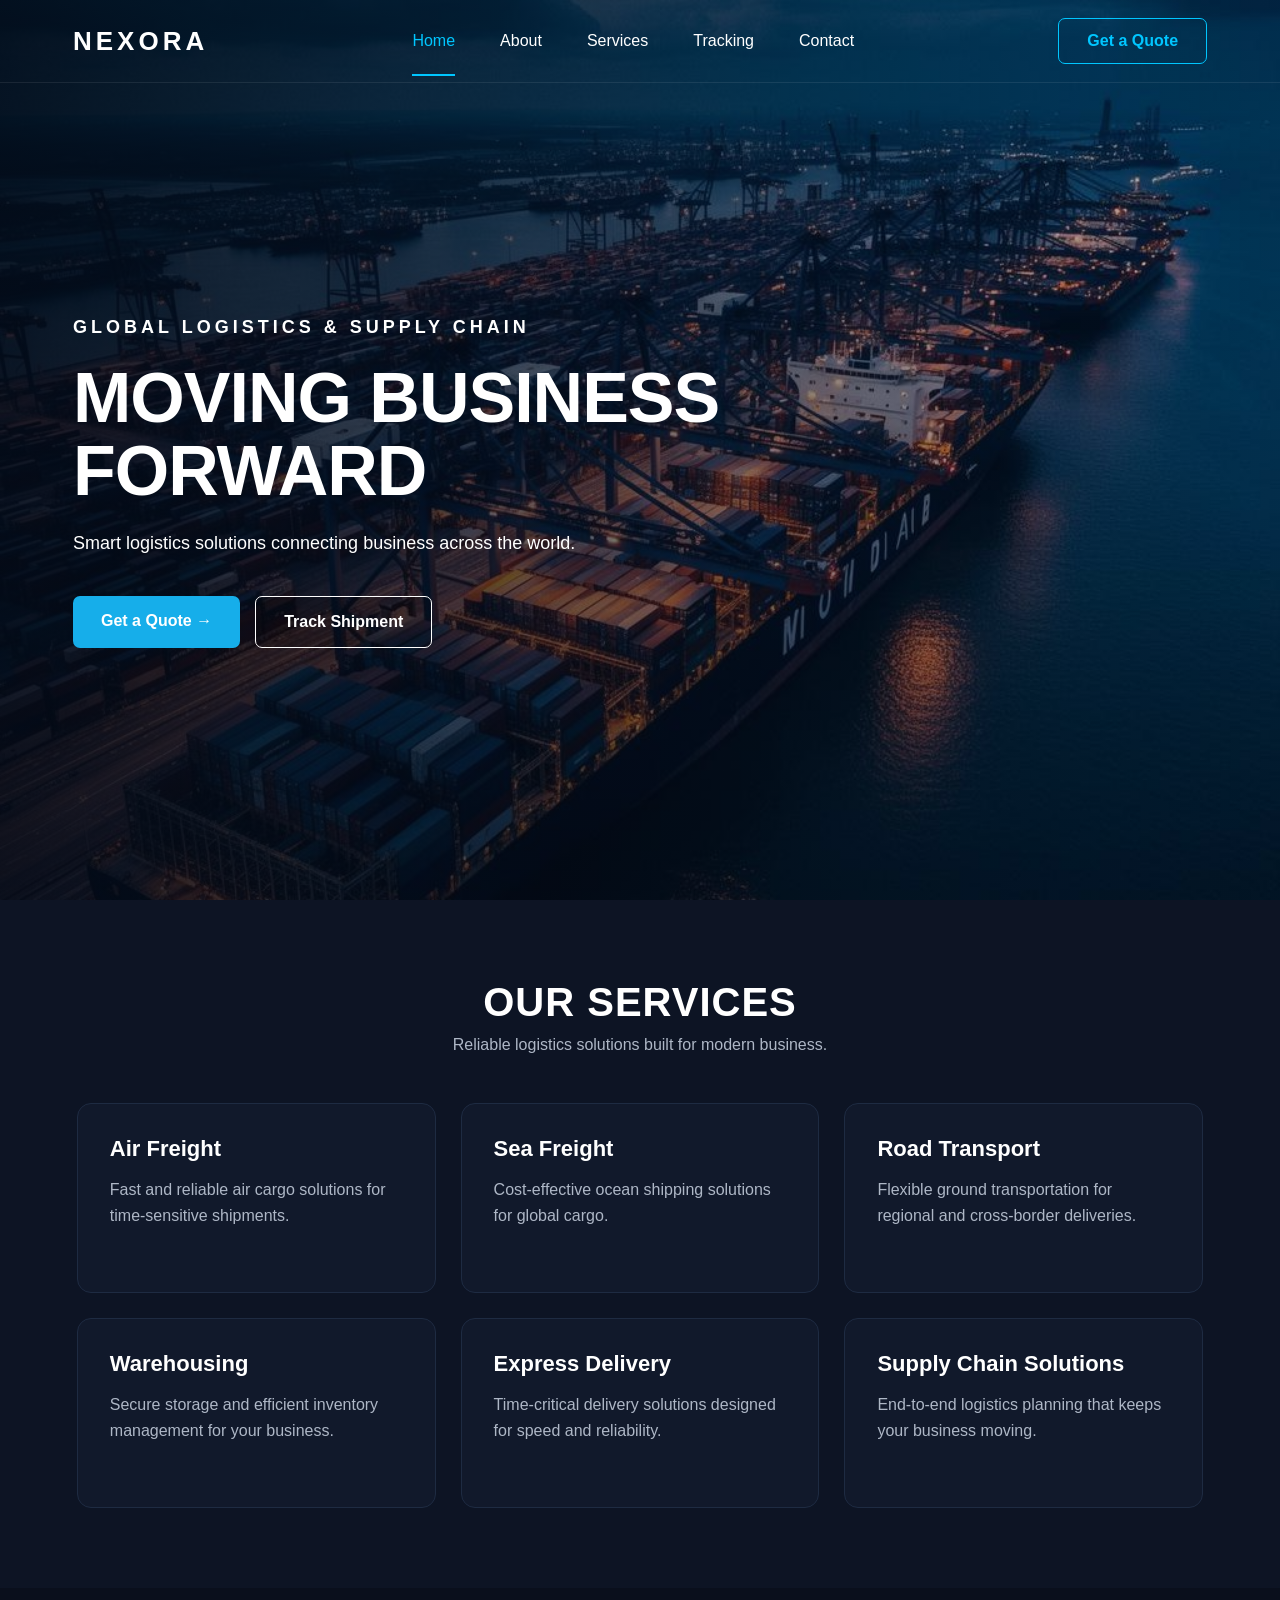
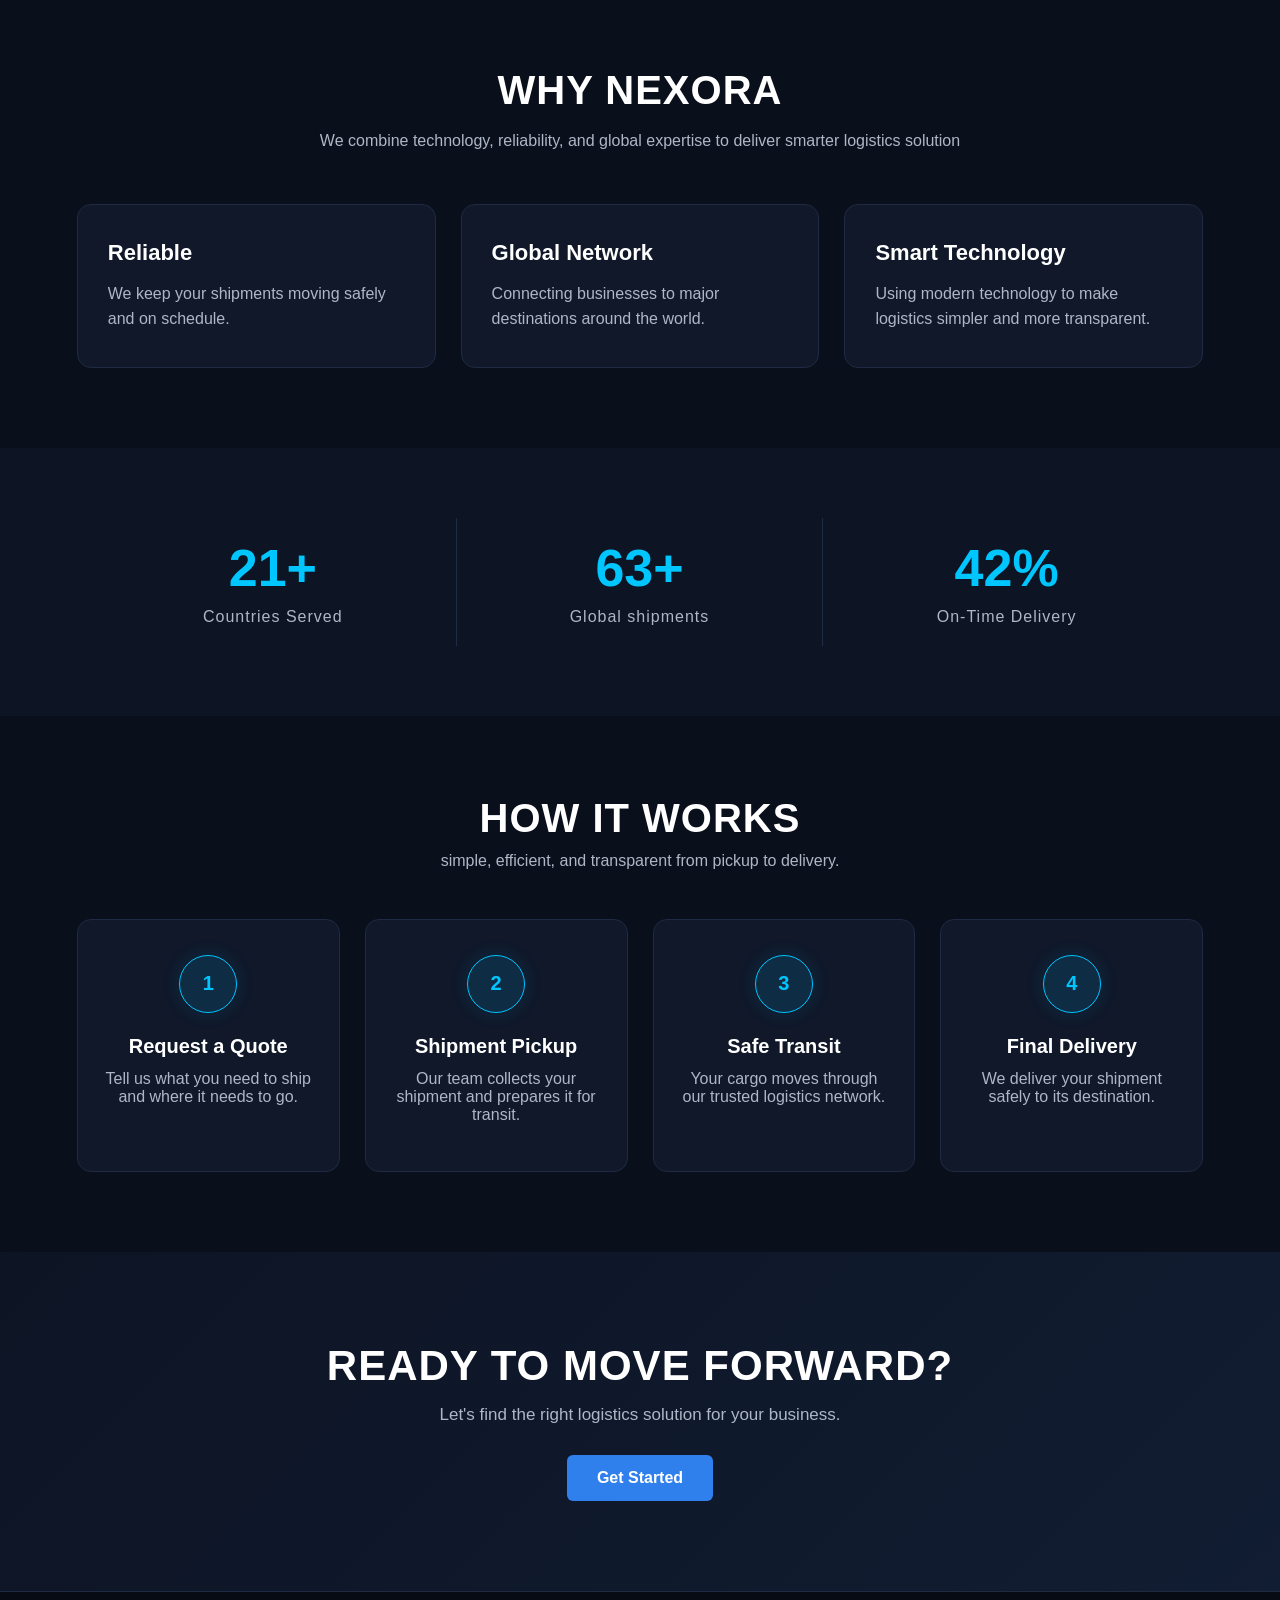
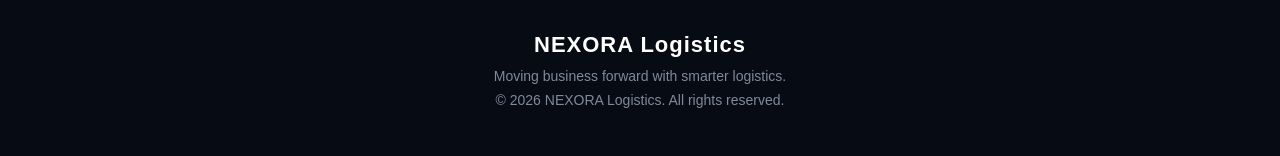
<file: index.html>
<!DOCTYPE html>
<html lang="en">
<head>
    <meta charset="UTF-8">
    <meta name="viewport" content="width=device-width, initial-scale=1.0">
    <title>NEXORA logistics</title>
    <link rel="stylesheet" href="css/style.css">
</head>
<body>

    <header>
        <nav>
            <a href="index.html" class="logo">NEXORA</a>
            <ul>
                <li><a href="index.html" class="active">Home</a></li> 
                <li><a href="about.html">About</a></li>
                <li><a href="services.html">Services</a></li> 
                <li><a href="tracking.html">Tracking</a></li>
                <li><a href="contact.html">Contact</a></li>
            </ul>

            <a href="contact.html" class="nav-button">Get a Quote</a>
        </nav>
    </header>

    <section class="hero">

        <div class="hero-overlay"></div>

        <div class="hero-content">
            <p class="hero-label">GLOBAL LOGISTICS & SUPPLY CHAIN</p>
            <h1>MOVING BUSINESS <br> FORWARD</h1>
            <p class="hero-description">Smart logistics solutions connecting business across the world.</p>
            <div class="hero-buttons">
                 <a href="contact.html">Get a Quote <span>→</span></a>
                <a href="tracking.html">Track Shipment</a>
            </div>
        </div>
        

    </section>

    <section class="services">
        <div class="section-heading">
            <h2>OUR SERVICES</h2>
            <p>Reliable logistics solutions built for modern business.</p>
        </div>
        <div class="service-cards">
            <div class="service-card">
                <h3>Air Freight</h3>
                <p>Fast and reliable air cargo solutions for time-sensitive shipments.</p>
            </div>
            <div class="service-card">
                <h3>Sea Freight</h3>
                <p>Cost-effective ocean shipping solutions for global cargo.</p>
            </div>
            <div class="service-card">
                <h3>Road Transport</h3>
                <p>Flexible ground transportation for regional and cross-border deliveries.</p>
            </div>
            <div class="service-card">
                <h3>Warehousing</h3>
                <p>Secure storage and efficient inventory management for your business.</p>
            </div>
            <div class="service-card">
                <h3>Express Delivery</h3>
                <p>Time-critical delivery solutions designed for speed and reliability.</p>
            </div>
            <div class="service-card">
                <h3>Supply Chain Solutions</h3>
                <p>End-to-end logistics planning that keeps your business moving.</p>
            </div>
        </div>
    </section>
    
    <section class="why-us">
        <h2>WHY NEXORA</h2>
        <p>We combine technology, reliability, and global expertise 
            to deliver smarter logistics solution</p>
         <div class="why-cards">
            <div class="why-card">
                <h3>Reliable</h3>
                <p>We keep your shipments moving safely and on schedule.</p>
            </div>
            <div class="why-card">
                <h3>Global Network</h3>
                <p>Connecting businesses to major destinations around the world.</p>
            </div>
            <div class="why-card">
                <h3>Smart Technology</h3>
                <p>Using modern technology to make logistics simpler and more transparent.</p>
            </div>
        </div>
    </section>

    <section class="stats">
        <div class="stats-container">
            <div class="stat">
                <h3 data-target="25">0+</h3>
                <p>Countries Served</p>
            </div>
            <div class="stat">
                <h3 data-target="150">0+</h3>
                <p>Global shipments</p>
            </div>
            <div class="stat">
                <h3 data-target="98">0%</h3>
                <p>On-Time Delivery</p>
            </div>
        </div>
    </section>

<section class="process"> 

    <div class="section-heading"> 
        <h2>HOW IT WORKS</h2> 
        <p>simple, efficient, and transparent from pickup to delivery.</p> 
    </div>

    <div class="process-steps"> 
        
        <div class="process-step"> 
            <h3>1</h3> 
            <h4>Request a Quote</h4> 
            <p>Tell us what you need to ship and where it needs to go.</p> 
        </div> 

        <div class="process-step"> 
            <h3>2</h3> 
            <h4>Shipment Pickup</h4> 
            <p>Our team collects your shipment and prepares it for transit.</p> 
        </div> 

        <div class="process-step"> 
            <h3>3</h3> 
            <h4>Safe Transit</h4> 
            <p>Your cargo moves through our trusted logistics network.</p> 
        </div> 

        <div class="process-step"> 
            <h3>4</h3> 
            <h4>Final Delivery</h4> 
            <p>We deliver your shipment safely to its destination.</p> 
        </div> 
    </div>
</section>

    <section class="cta">
        <h2>READY TO MOVE FORWARD?</h2>
        <p>Let's find the right logistics solution for your business.</p>
        <a href="contact.html">Get Started</a>
    </section>
    <footer>
        <h3>NEXORA Logistics</h3>
        <p>Moving business forward with smarter logistics.</p>
        <p>&copy; 2026 NEXORA Logistics. All rights reserved.</p>
    </footer>

    <script src="js/script.js"></script>
</body>
</html>
</file>
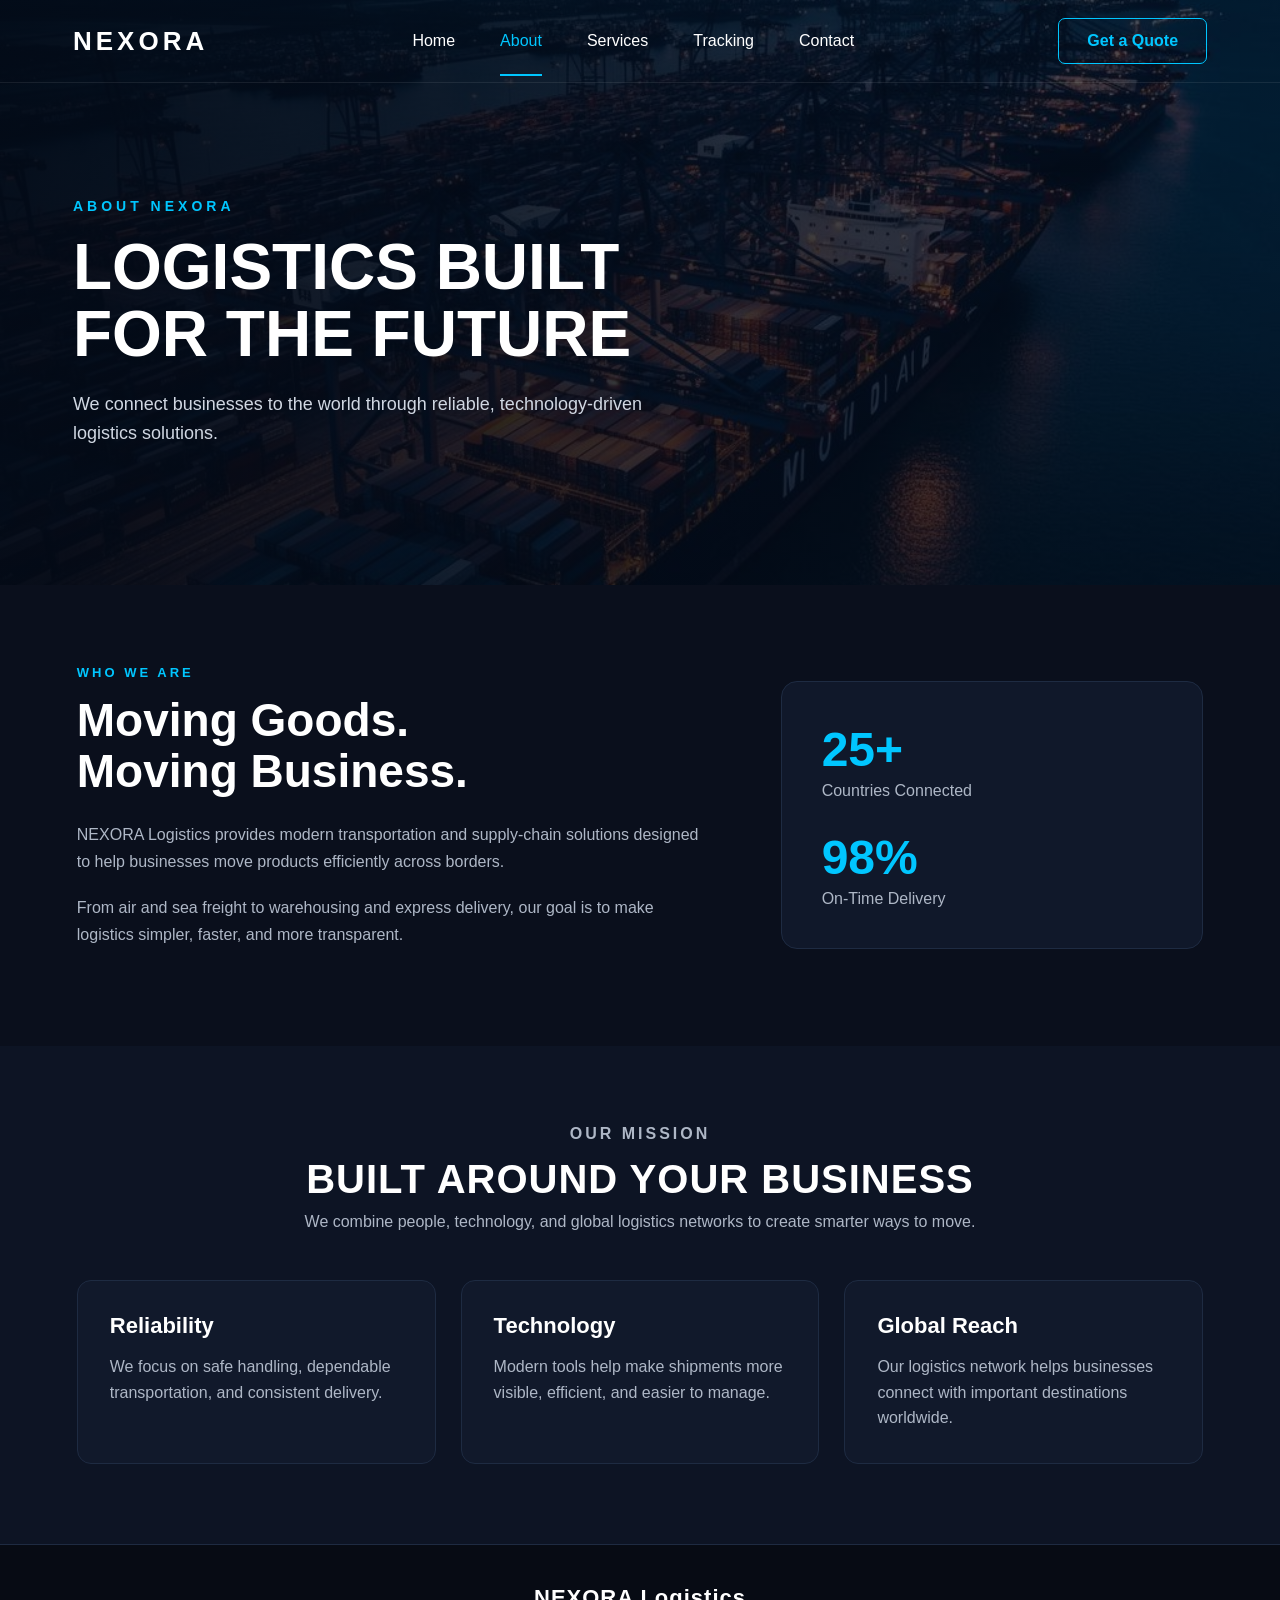
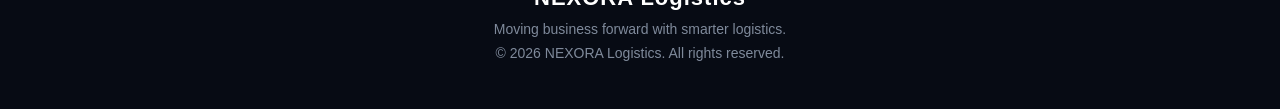
<file: about.html>
<!DOCTYPE html>
<html lang="en">
<head>
    <meta charset="UTF-8">
    <meta name="viewport" content="width=device-width, initial-scale=1.0">
    <title>About | NEXORA Logistics</title>
    <link rel="stylesheet" href="css/style.css">
</head>
<body>

    <header>
        <nav>
            <a href="index.html" class="logo">NEXORA</a>

            <ul>
                <li><a href="index.html">Home</a></li>
                <li><a href="about.html" class="active">About</a></li>
                <li><a href="services.html">Services</a></li>
                <li><a href="tracking.html">Tracking</a></li>
                <li><a href="contact.html">Contact</a></li>
            </ul>

            <a href="contact.html" class="nav-button">Get a Quote</a>
        </nav>
    </header>

    <main>

        <section class="page-hero">
            <div>
                <p class="hero-label">ABOUT NEXORA</p>
                <h1>LOGISTICS BUILT<br>FOR THE FUTURE</h1>
                <p>
                    We connect businesses to the world through reliable,
                    technology-driven logistics solutions.
                </p>
            </div>
        </section>

        <section class="about-intro">
            <div class="about-text">
                <p class="section-label">WHO WE ARE</p>
                <h2>Moving Goods.<br>Moving Business.</h2>

                <p>
                    NEXORA Logistics provides modern transportation and
                    supply-chain solutions designed to help businesses
                    move products efficiently across borders.
                </p>

                <p>
                    From air and sea freight to warehousing and express
                    delivery, our goal is to make logistics simpler,
                    faster, and more transparent.
                </p>
            </div>

            <div class="about-highlight">
                <h3>25+</h3>
                <p>Countries Connected</p>

                <h3>98%</h3>
                <p>On-Time Delivery</p>
            </div>
        </section>

        <section class="mission">
            <div class="section-heading">
                <p class="section-label">OUR MISSION</p>
                <h2>BUILT AROUND YOUR BUSINESS</h2>
                <p>
                    We combine people, technology, and global logistics
                    networks to create smarter ways to move.
                </p>
            </div>

            <div class="mission-cards">

                <div class="mission-card">
                    <h3>Reliability</h3>
                    <p>
                        We focus on safe handling, dependable transportation,
                        and consistent delivery.
                    </p>
                </div>

                <div class="mission-card">
                    <h3>Technology</h3>
                    <p>
                        Modern tools help make shipments more visible,
                        efficient, and easier to manage.
                    </p>
                </div>

                <div class="mission-card">
                    <h3>Global Reach</h3>
                    <p>
                        Our logistics network helps businesses connect
                        with important destinations worldwide.
                    </p>
                </div>

            </div>
        </section>

    </main>

    <footer>
        <h3>NEXORA Logistics</h3>
        <p>Moving business forward with smarter logistics.</p>
        <p>&copy; 2026 NEXORA Logistics. All rights reserved.</p>
    </footer>

    <script src="js/script.js"></script>

</body>
</html>
</file>
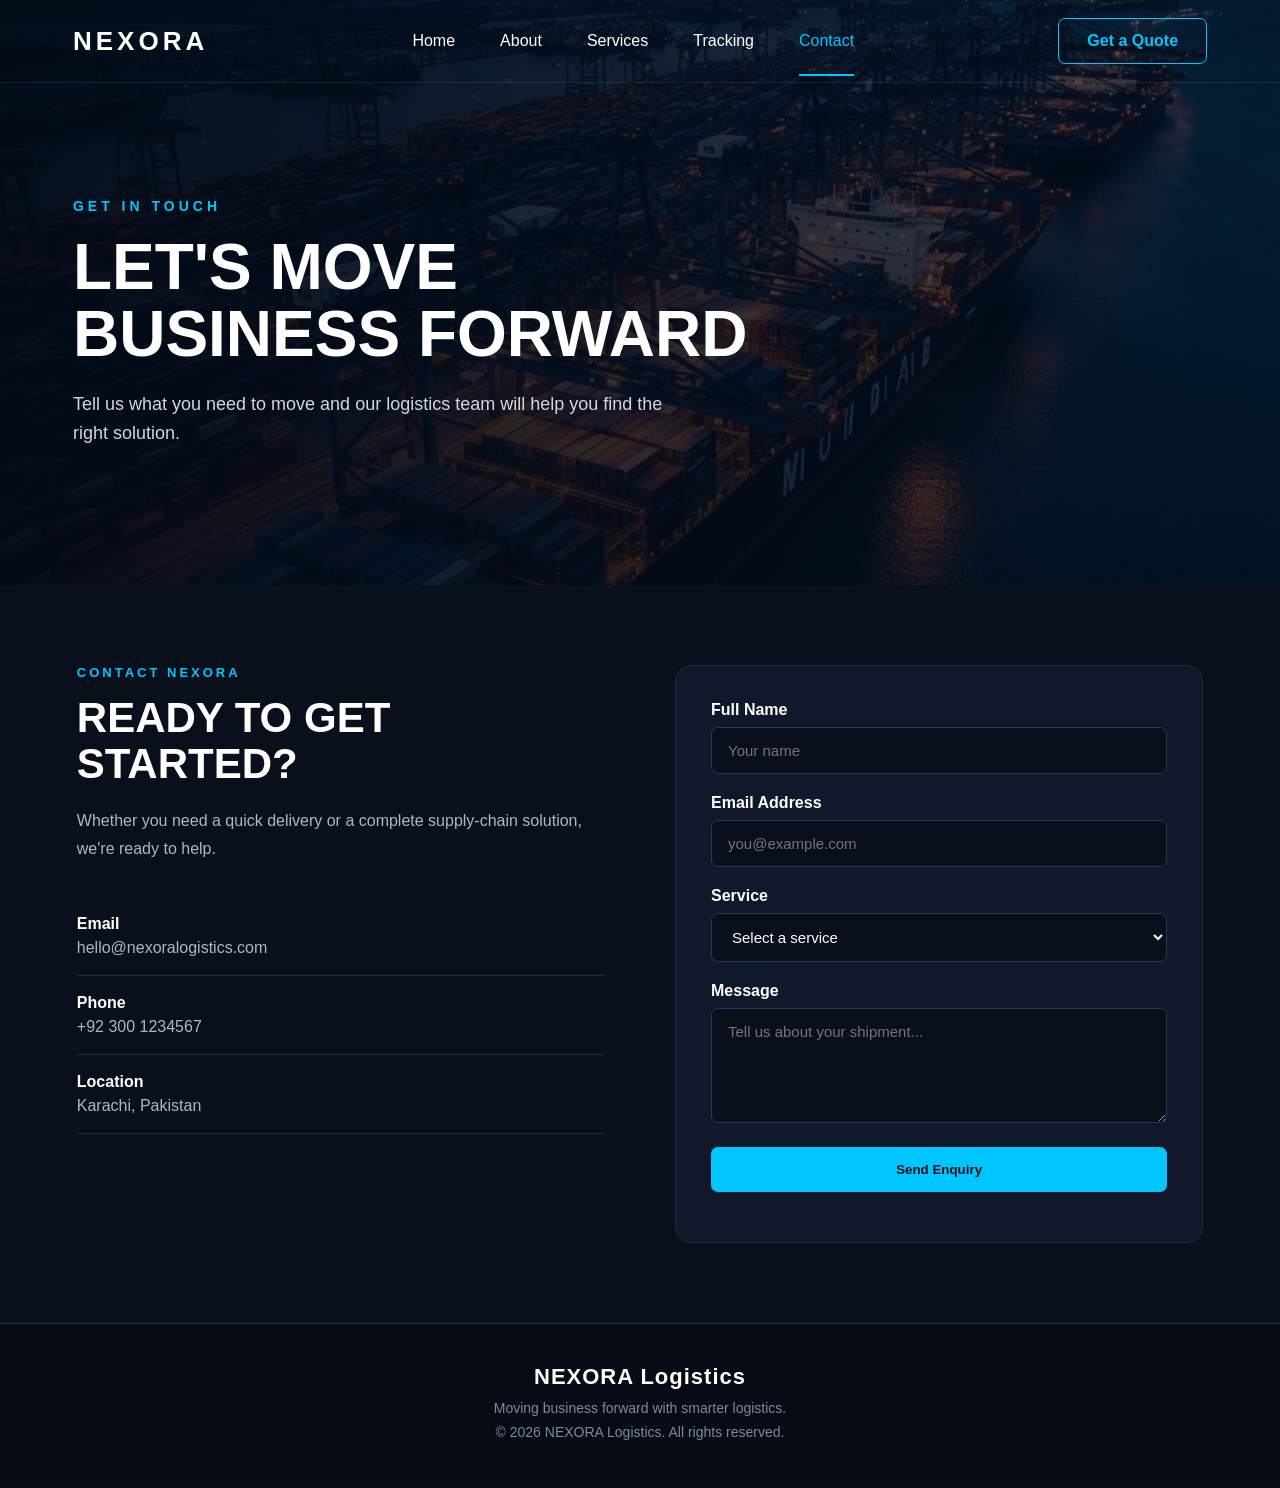
<file: contact.html>
<!DOCTYPE html>
<html lang="en">
<head>
    <meta charset="UTF-8">
    <meta name="viewport" content="width=device-width, initial-scale=1.0">
    <title>Contact | NEXORA Logistics</title>
    <link rel="stylesheet" href="css/style.css">
</head>
<body>

    <header>
        <nav>
            <a href="index.html" class="logo">NEXORA</a>

            <ul>
                <li><a href="index.html">Home</a></li>
                <li><a href="about.html">About</a></li>
                <li><a href="services.html">Services</a></li>
                <li><a href="tracking.html">Tracking</a></li>
                <li><a href="contact.html" class="active">Contact</a></li>
            </ul>

            <a href="contact.html" class="nav-button">Get a Quote</a>
        </nav>
    </header>

    <main>

        <section class="page-hero">
            <div>
                <p class="hero-label">GET IN TOUCH</p>

                <h1>
                    LET'S MOVE<br>
                    BUSINESS FORWARD
                </h1>

                <p>
                    Tell us what you need to move and our logistics
                    team will help you find the right solution.
                </p>
            </div>
        </section>

        <section class="contact-section">

            <div class="contact-info">
                <p class="section-label">CONTACT NEXORA</p>
                <h2>READY TO GET STARTED?</h2>

                <p>
                    Whether you need a quick delivery or a complete
                    supply-chain solution, we're ready to help.
                </p>

                <div class="contact-details">
                    <div>
                        <h3>Email</h3>
                        <p>hello@nexoralogistics.com</p>
                    </div>

                    <div>
                        <h3>Phone</h3>
                        <p>+92 300 1234567</p>
                    </div>

                    <div>
                        <h3>Location</h3>
                        <p>Karachi, Pakistan</p>
                    </div>
                </div>
            </div>

            <div class="contact-form-box">

                <form id="contact-form">

                    <div class="form-group">
                        <label for="name">Full Name</label>
                        <input
                            type="text"
                            id="name"
                            placeholder="Your name"
                            required
                        >
                    </div>

                    <div class="form-group">
                        <label for="email">Email Address</label>
                        <input
                            type="email"
                            id="email"
                            placeholder="you@example.com"
                            required
                        >
                    </div>

                    <div class="form-group">
                        <label for="service">Service</label>

                        <select id="service" required>
                            <option value="">Select a service</option>
                            <option value="air">Air Freight</option>
                            <option value="sea">Sea Freight</option>
                            <option value="road">Road Transport</option>
                            <option value="warehouse">Warehousing</option>
                            <option value="express">Express Delivery</option>
                            <option value="supply">Supply Chain Solutions</option>
                        </select>
                    </div>

                    <div class="form-group">
                        <label for="message">Message</label>
                        <textarea
                            id="message"
                            rows="5"
                            placeholder="Tell us about your shipment..."
                            required
                        ></textarea>
                    </div>

                    <button type="submit">
                        Send Enquiry
                    </button>

                    <p id="form-message"></p>

                </form>

            </div>

        </section>

    </main>

    <footer>
        <h3>NEXORA Logistics</h3>
        <p>Moving business forward with smarter logistics.</p>
        <p>&copy; 2026 NEXORA Logistics. All rights reserved.</p>
    </footer>

    <script src="js/script.js"></script>

</body>
</html>
</file>
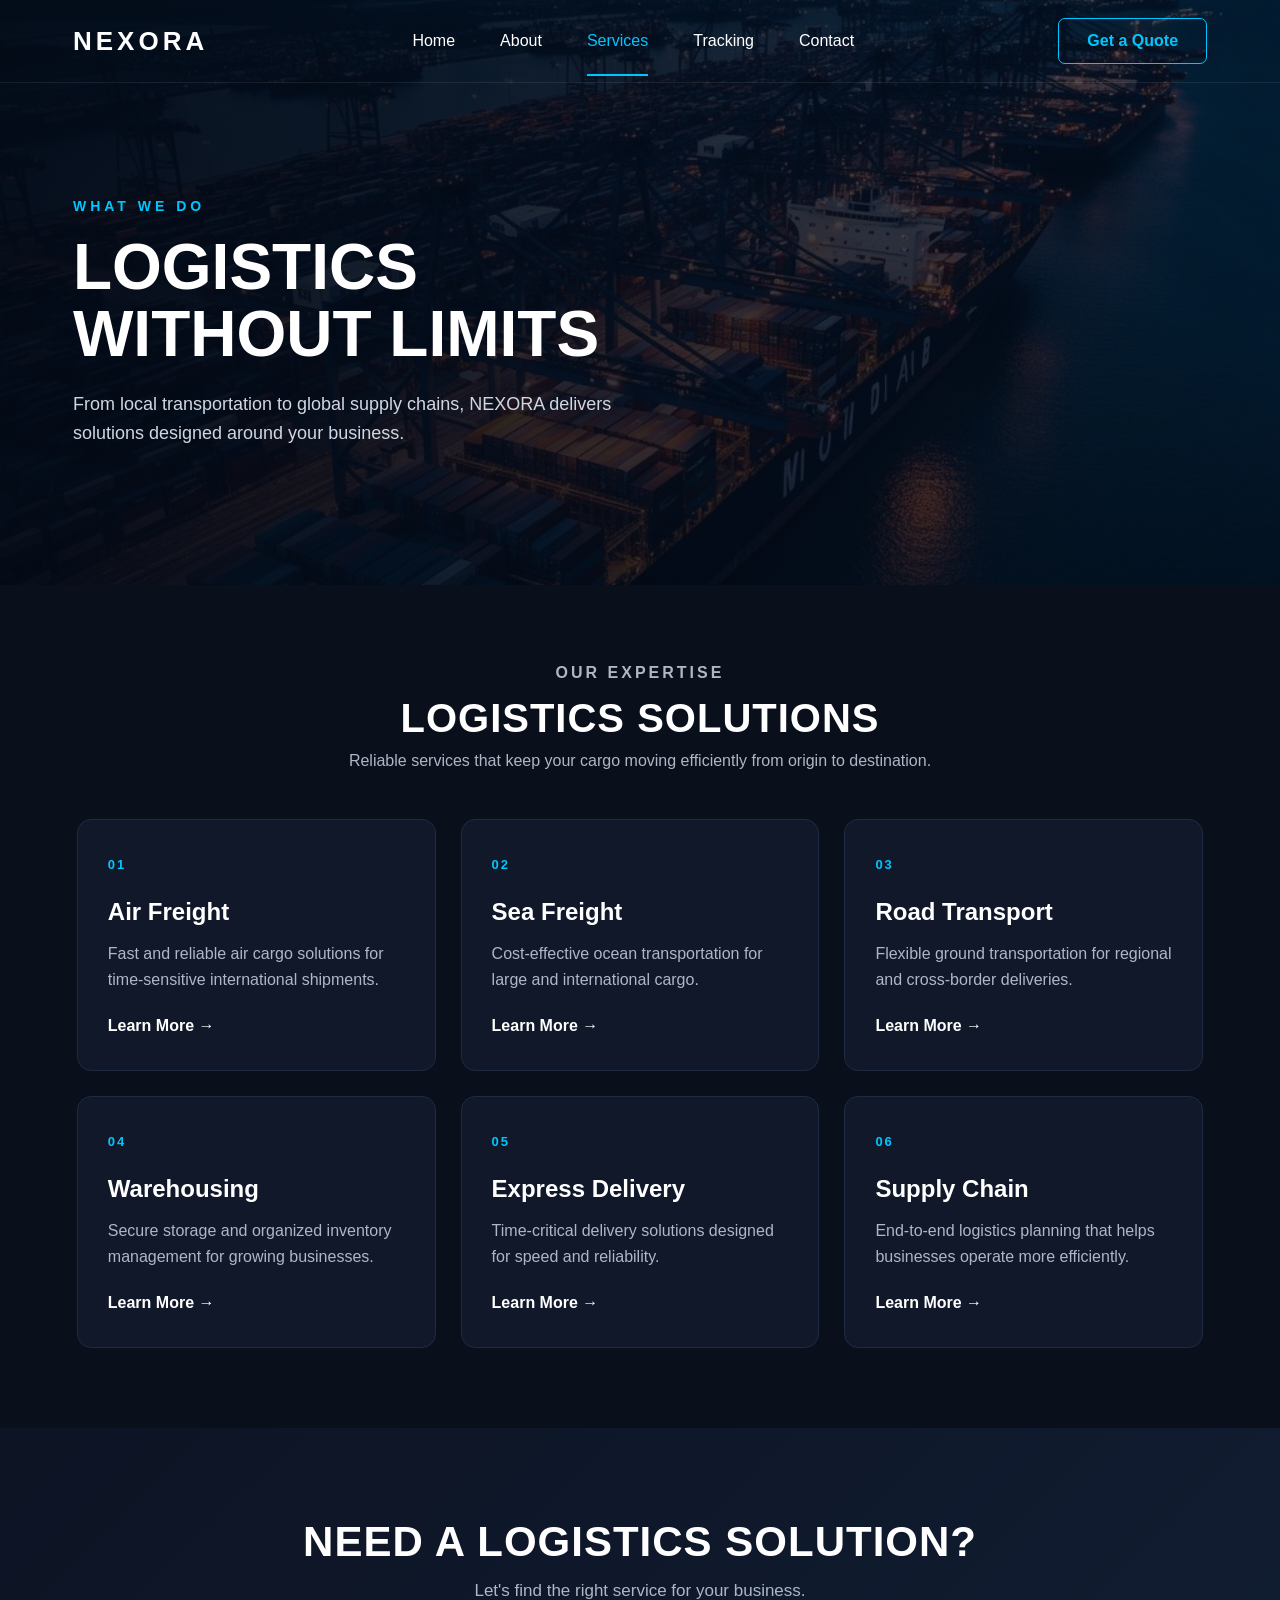
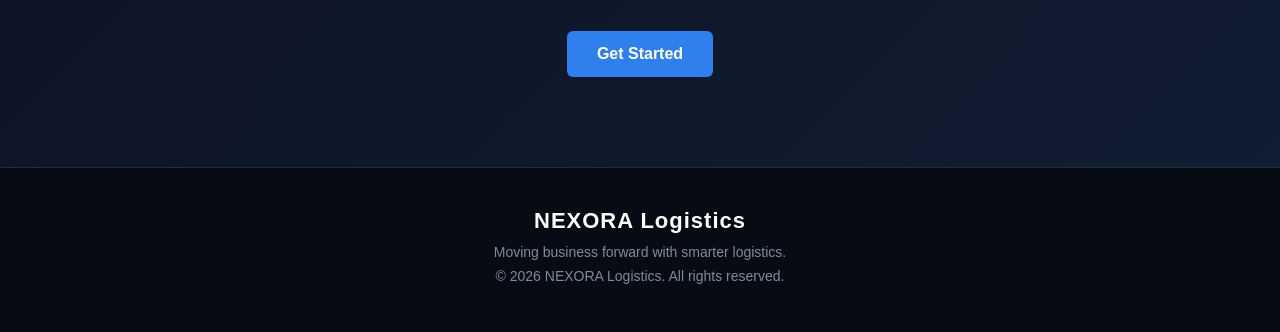
<file: services.html>
<!DOCTYPE html>
<html lang="en">
<head>
    <meta charset="UTF-8">
    <meta name="viewport" content="width=device-width, initial-scale=1.0">
    <title>Services | NEXORA Logistics</title>
    <link rel="stylesheet" href="css/style.css">
</head>
<body>

    <header>
        <nav>
            <a href="index.html" class="logo">NEXORA</a>

            <ul>
                <li><a href="index.html">Home</a></li>
                <li><a href="about.html">About</a></li>
                <li><a href="services.html" class="active">Services</a></li>
                <li><a href="tracking.html">Tracking</a></li>
                <li><a href="contact.html">Contact</a></li>
            </ul>

            <a href="contact.html" class="nav-button">Get a Quote</a>
        </nav>
    </header>

    <main>

        <section class="page-hero">
            <div>
                <p class="hero-label">WHAT WE DO</p>

                <h1>
                    LOGISTICS<br>
                    WITHOUT LIMITS
                </h1>

                <p>
                    From local transportation to global supply chains,
                    NEXORA delivers solutions designed around your business.
                </p>
            </div>
        </section>

        <section class="services-page">

            <div class="section-heading">
                <p class="section-label">OUR EXPERTISE</p>
                <h2>LOGISTICS SOLUTIONS</h2>
                <p>
                    Reliable services that keep your cargo moving
                    efficiently from origin to destination.
                </p>
            </div>

            <div class="services-page-grid">

                <div class="service-page-card">
                    <span>01</span>
                    <h3>Air Freight</h3>
                    <p>
                        Fast and reliable air cargo solutions for
                        time-sensitive international shipments.
                    </p>
                    <a href="contact.html">Learn More →</a>
                </div>

                <div class="service-page-card">
                    <span>02</span>
                    <h3>Sea Freight</h3>
                    <p>
                        Cost-effective ocean transportation for
                        large and international cargo.
                    </p>
                    <a href="contact.html">Learn More →</a>
                </div>

                <div class="service-page-card">
                    <span>03</span>
                    <h3>Road Transport</h3>
                    <p>
                        Flexible ground transportation for regional
                        and cross-border deliveries.
                    </p>
                    <a href="contact.html">Learn More →</a>
                </div>

                <div class="service-page-card">
                    <span>04</span>
                    <h3>Warehousing</h3>
                    <p>
                        Secure storage and organized inventory
                        management for growing businesses.
                    </p>
                    <a href="contact.html">Learn More →</a>
                </div>

                <div class="service-page-card">
                    <span>05</span>
                    <h3>Express Delivery</h3>
                    <p>
                        Time-critical delivery solutions designed
                        for speed and reliability.
                    </p>
                    <a href="contact.html">Learn More →</a>
                </div>

                <div class="service-page-card">
                    <span>06</span>
                    <h3>Supply Chain</h3>
                    <p>
                        End-to-end logistics planning that helps
                        businesses operate more efficiently.
                    </p>
                    <a href="contact.html">Learn More →</a>
                </div>

            </div>

        </section>

        <section class="cta">
            <h2>NEED A LOGISTICS SOLUTION?</h2>
            <p>Let's find the right service for your business.</p>
            <a href="contact.html">Get Started</a>
        </section>

    </main>

    <footer>
        <h3>NEXORA Logistics</h3>
        <p>Moving business forward with smarter logistics.</p>
        <p>&copy; 2026 NEXORA Logistics. All rights reserved.</p>
    </footer>

    <script src="js/script.js"></script>

</body>
</html>
</file>
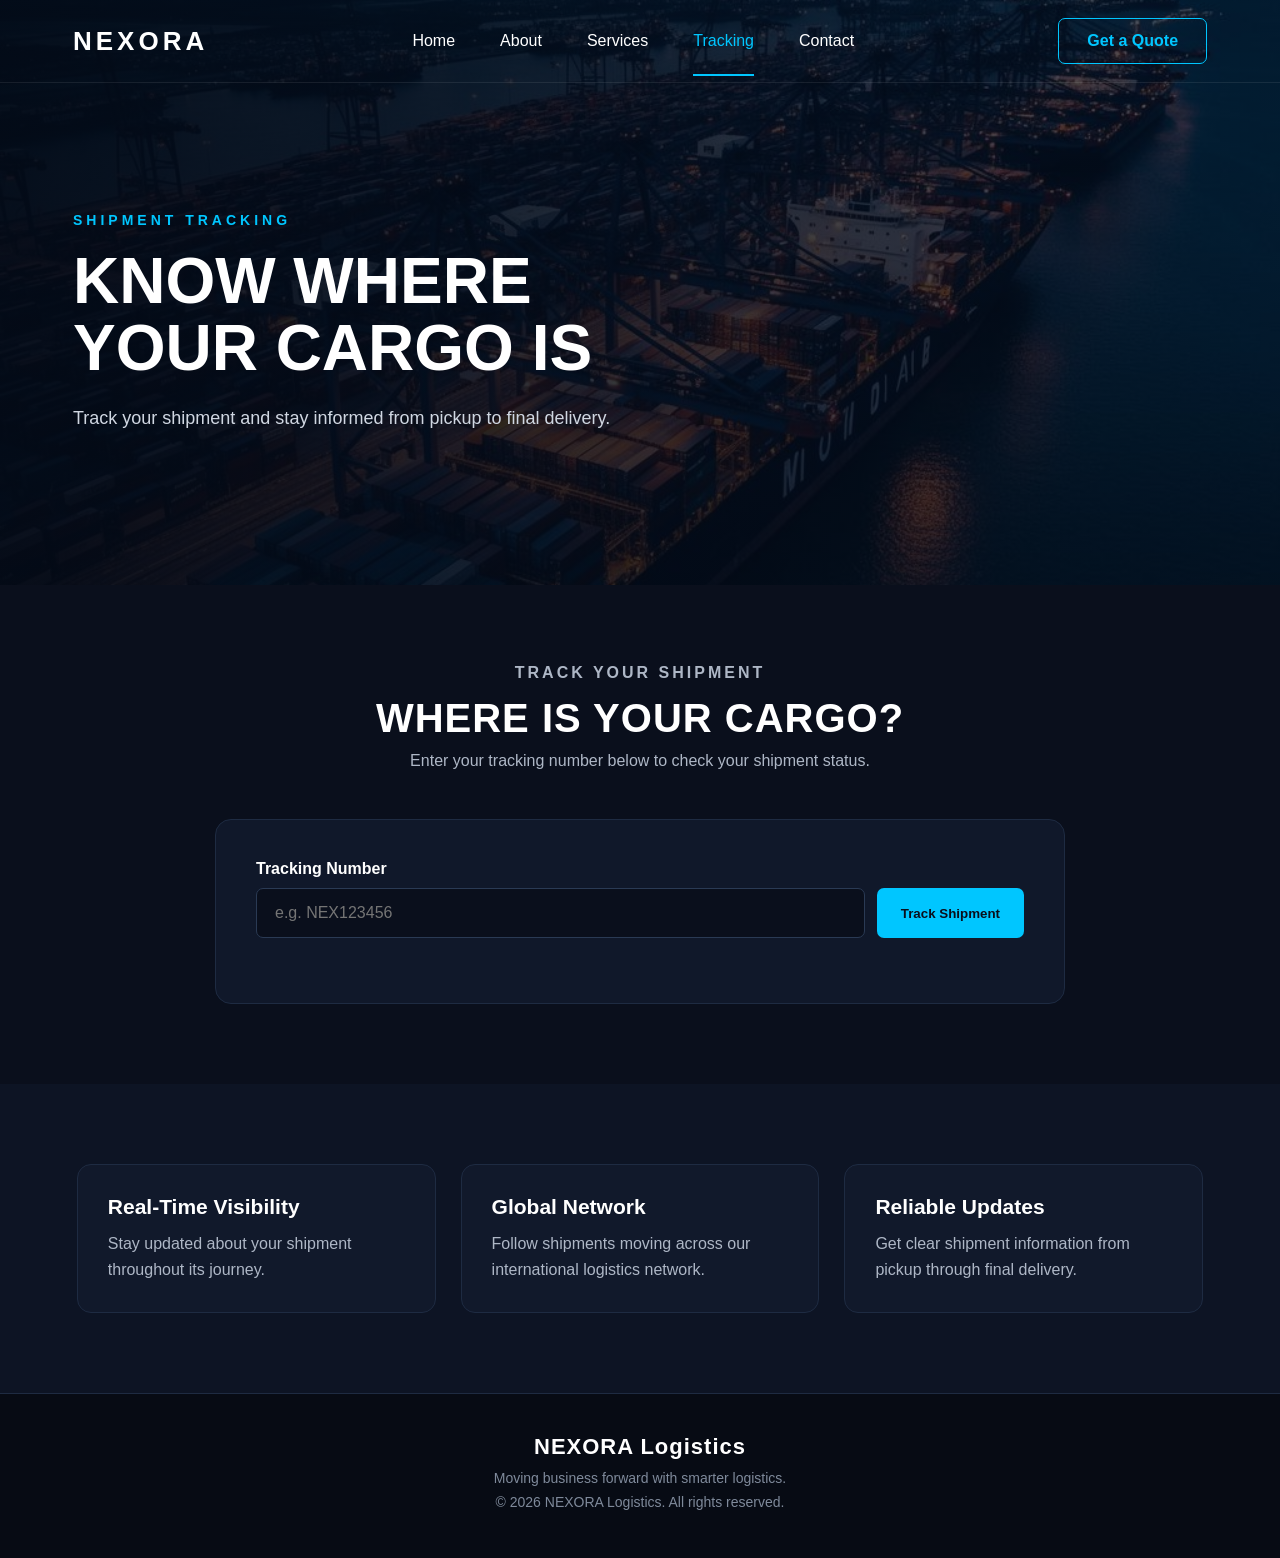
<file: tracking.html>
<!DOCTYPE html>
<html lang="en">
<head>
    <meta charset="UTF-8">
    <meta name="viewport" content="width=device-width, initial-scale=1.0">
    <title>Tracking | NEXORA Logistics</title>
    <link rel="stylesheet" href="css/style.css">
</head>
<body>

    <header>
        <nav>
            <a href="index.html" class="logo">NEXORA</a>

            <ul>
                <li><a href="index.html">Home</a></li>
                <li><a href="about.html">About</a></li>
                <li><a href="services.html">Services</a></li>
                <li><a href="tracking.html" class="active">Tracking</a></li>
                <li><a href="contact.html">Contact</a></li>
            </ul>

            <a href="contact.html" class="nav-button">Get a Quote</a>
        </nav>
    </header>

    <main>

        <section class="page-hero">
            <div>
                <p class="hero-label">SHIPMENT TRACKING</p>

                <h1>
                    KNOW WHERE<br>
                    YOUR CARGO IS
                </h1>

                <p>
                    Track your shipment and stay informed from pickup
                    to final delivery.
                </p>
            </div>
        </section>

        <section class="tracking-section">

            <div class="section-heading">
                <p class="section-label">TRACK YOUR SHIPMENT</p>
                <h2>WHERE IS YOUR CARGO?</h2>
                <p>
                    Enter your tracking number below to check your
                    shipment status.
                </p>
            </div>

            <div class="tracking-box">

                <form id="tracking-form">

                    <label for="tracking-number">
                        Tracking Number
                    </label>

                    <div class="tracking-input">
                        <input
                            type="text"
                            id="tracking-number"
                            placeholder="e.g. NEX123456"
                            required
                        >

                        <button type="submit">
                            Track Shipment
                        </button>
                    </div>

                </form>

                <div id="tracking-result"></div>

            </div>

        </section>

        <section class="tracking-info">

            <div class="tracking-info-card">
                <h3>Real-Time Visibility</h3>
                <p>
                    Stay updated about your shipment throughout
                    its journey.
                </p>
            </div>

            <div class="tracking-info-card">
                <h3>Global Network</h3>
                <p>
                    Follow shipments moving across our international
                    logistics network.
                </p>
            </div>

            <div class="tracking-info-card">
                <h3>Reliable Updates</h3>
                <p>
                    Get clear shipment information from pickup
                    through final delivery.
                </p>
            </div>

        </section>

    </main>

    <footer>
        <h3>NEXORA Logistics</h3>
        <p>Moving business forward with smarter logistics.</p>
        <p>&copy; 2026 NEXORA Logistics. All rights reserved.</p>
    </footer>

    <script src="js/script.js"></script>

</body>
</html>
</file>
<file: css/style.css>
*{
    margin: 0;
    padding: 0;
    box-sizing: border-box;
}

body{
    font-family: Arial, sans-serif;
    background-color: #0a0f1c;
    color: #ffffff;
}

section{
    padding: 80px 6%;
}

header{
    position: absolute;
    top: 0;
    left: 0;
    width: 100%;
    padding: 18px 5.7%;
    z-index: 10;
    border-bottom: 1px solid rgba(255, 255, 255, 0.08);
}

nav{
    display: flex;
    justify-content: space-between;
    align-items: center;
}

nav ul{
    display: flex;
    list-style: none;
    gap: 45px;
}

nav ul a{
    position: relative;
    color: #ffffff;
    text-decoration: none;
    font-size: 16px;
    transition: 0.3s ease;
    cursor: pointer;
}

.logo{
    color: #ffffff;
    text-decoration: none;
    font-size: 26px;
    font-weight: bold;
    letter-spacing: 4px;
}

nav ul a:hover{
    color: #00c6ff;
}

nav ul a.active{
    color: #00c6ff;
}

nav ul a.active::after{
    content: "";
    position: absolute;
    left: 0;
    bottom: -27px;
    width: 100%;
    height: 2px;
    background-color: #00c6ff;
    transition: 0.3s ease;
}

.nav-button{
    padding: 13px 28px;
    border: 1px solid #00c6ff;
    border-radius: 7px;
    color: #00c6ff;
    text-decoration: none;
    font-weight: bold;
    transition: 0.3s ease;
    cursor: pointer;
}

.nav-button:hover{
    background-color: #00c6ff;
    color: #0a0f1c;
    transform: translateY(-3px);
    box-shadow: 0 8px 20px rgba(0, 198, 255, 0.25);
}

.hero{
    min-height: 100vh;
    position: relative;
    display: flex;
    align-items: center;
    padding: 140px 5.7% 100px ;
    background-image: url("../images/hero.jpg");
    background-size: cover;
    background-position: center;
    background-repeat: no-repeat;
    overflow: hidden;
}

.hero-overlay{
    position: absolute;
    inset: 0;
    background: linear-gradient(90deg,
    rgba(3, 10, 22, 0.88) 0%,
    rgba(3, 10, 22, 0.58) 45%,
    rgba(3, 10, 22, 0.18) 100%
    );

}

.hero-content{
    position: relative;
    z-index: 2;
    max-width: 720px;
    transition: transform 0.3s ease;
    will-change: transform;
}

.hero-label{
    margin-bottom: 20px;
    color: #00c6ff;
    font-size: 14px;
    font-weight: bold;
    letter-spacing: 4px;
}

.hero-content h1{
    margin: 0;
    font-size: 70px;
    line-height: 1.05;
    max-width: 700;
    letter-spacing: -1px;
}

.hero-description{
    margin-top: 24px;
    max-width: 600px;
    color: #e0e5ec;
    font-size: 18px;
    line-height: 1.6;

}

.hero-content p{
    margin-top: 20px;
    font-size: 18px;
    color: #ffffff;
    max-width: 520px;
    line-height: 1.6;
}

.hero-buttons{
    display: flex;
    gap: 15px;
    margin-top: 38px;
}

.hero-buttons a{
    display: inline-block;
    padding: 16px 28px;
    border-radius: 7px;
    text-decoration: none;
    font-weight: bold;
    transition: 0.3s ease;
}

.hero-buttons a:first-child{
    background-color: #16aeea;
    color: #ffffff;
}

.hero-buttons a::first-child span{
    margin-top: 12px;
    font-size: 20px;
}

.hero-buttons a:last-child{
    border: 1px solid #ffffff;
    color: #ffffff;
    background-color: rgba(0, 0, 0, 0.15);
}

.hero-buttons a:hover{
    transform: translateY(-4px);
}

.services{
    background-color: #0d1424;
}

.section-heading{
    text-align: center;
    margin-bottom: 50px;
}

.services .section-heading h2{
    font-size: 40px;
    margin-bottom: 12px;
    letter-spacing: 1px;
}

.services .section-heading p{
    color: #aeb7c6;
    font-size: 16px;
}

.section-heading h2{
    font-size: 40px;
    margin-bottom: 12px;
    letter-spacing: 1px;
}

.section-heading p{
    color: #aeb7c6;
    font-size: 16px;
    line-height: 1;
}

.service-cards{
    display: grid;
    grid-template-columns: repeat(3, 1fr);
    gap: 25px;
}

.service-card{
    padding: 32px;
    background: rgba(18, 27, 45, 0.85);
    border: 1px solid #1e2b42;
    border-radius: 14px;
    min-height: 190px;
    transition: all 0.35s ease;
    position: relative;
    overflow: hidden;
}

.service-card h3{
    font-size: 22px;
    margin-bottom: 15px;
}

.service-card p{
    color: #aeb7c6;
    line-height: 1.6;
}

.service-card:hover {
    transform: translateY(-10px);
    background-color: #16233a;
    border-color: #00c6ff;
    box-shadow: 0 15px 35px rgba(0, 198, 255, 0.18);
}

.service-card::before{
    content: "";
    position: absolute;
    top: 0;
    left: 0;
    width: 100%;
    height: 3px;
    background: #00c6ff;
    transform: scaleX(0);
    transform-origin: left;
    transition: 0.35s ease;
}

.service-card:hover::before{
    transform: scaleX(1);
}

.why-us{
    text-align: center;
    background-color: #0a0f1c;
}

.why-us > h2{
    font-size: 40px;
    margin-bottom: 15px;
    letter-spacing: 1px;
}

.why-us > p{
    color: #aeb7c6;
    max-width: 650px;
    margin: 0 auto 50px;
    line-height: 1.6;
}

.why-cards{
    display: grid;
    grid-template-columns: repeat(3, 1fr);
    gap: 25px;
}

.why-card{
    padding: 35px 30px;
    background-color: rgba(18, 27, 45, 0.85);
    border: 1px solid #1e2b42;
    border-radius: 14px;
    text-align: left;
    transition: 0.35s ease;
    position: relative;
    overflow: hidden;
}

.why-card h3{
    font-size: 22px;
    margin-bottom: 15px;
}

.why-card p{
    color: #aeb7c6;
    line-height: 1.6;
}

.why-card:hover{
    transform: translateY(-8px);
    border-color: #00c6ff;
    background-color: #16233a;
    box-shadow: 0 15px 35px rgba(0, 198, 255, 0.15);
}

.why-card::before{
    content: "";
    position: absolute;
    top: 0;
    left: 0;
    width: 3px;
    height: 100%;
    background: #00c6ff;
    transform: scaleY(0);
    transform-origin: top;
    transition: 0.35s ease;
}

.why-card:hover::before{
    transform: scaleY(1);
}

.stats{
    background-color: #0d1424;
    padding: 70px 6%;
}

.stats-container{
    display: grid;
    grid-template-columns: repeat(3, 1fr);
    text-align: center;
    max-width: 1100px;
    margin: 0 auto;
}

.stat{
    padding: 20px 30px;
    border-right: 1px solid #1e2b42;
    transition: 0.3s ease;
}

.stat:last-child{
    border-right: none;
}

.stat::hover{
    transform: translate(-5px);
}

.stat h3{
    font-size: 52px;
    margin-bottom: 10px;
    color: #00c6ff;
}

.stat p{
    color: #aeb7c6;
    font-size: 16px;
    letter-spacing: 1px;
}

.process{
    background-color: #0a0f1c;
}

.process-steps{
    display: grid;
    grid-template-columns: repeat(4, 1fr);
    gap: 25px;
    margin-top: 40px;
}

.process-step{
    padding: 35px 25px;
    background: rgba(18, 27, 45, 0.85);
    border: 1px solid #1e2b42;
    border-radius: 14px;
    text-align: center;
    transition: 0.35s ease;
    position: relative;
}

.process-step h3{
    width: 58px;
    height: 58px;
    margin: 0 auto 22px ;
    display: flex;
    align-items: center;
    justify-content: center;
    border-radius: 50%;
    background-color: rgba(0, 198, 255, 0.12);
    font-size: 20px;
    border: 1px solid #00c6ff;
    color: #00c6ff;
    font-weight: bold;
    box-shadow: 0 0 20px rgba(0, 198, 255, 0.12);
    transition: 0.35s ease;
}

.process-step:hover h3{
    background-color: #00c6ff;
    color: #0a0f1c;
    transform: scale(1.08);
    box-shadow: 0 0 25px rgba(0, 198, 255, 0.35);
}

.process-step h4{
    font-size: 20px;
    margin-bottom: 12px;
}

.process-step p{
    color: #aeb7c6;
    margin-bottom: 12px;
}

.process-step:hover{
    transform: translateY(-8px);
    border-color: #00c6ff;
    background-color: #16233a;
    box-shadow: 0 15px 35px rgba(0, 198, 255, 0.15);
}

.cta{
    text-align: center;
    background: linear-gradient(135deg, #0d1424, #111d32);
    padding: 90px 6%;
}

.cta h2{
    font-size: 42px;
    margin-bottom: 15px;
    letter-spacing: 1px;
}

.cta p{
    color: #aeb7c6;
    font-size: 17px;
    margin-bottom: 30px;
}

.cta a{
    display: inline-block;
    padding: 14px 30px;
    background-color: #2f80ed;
    color: #ffffff;
    text-decoration: none;
    font-weight: bold;
    border-radius: 6px;
    transition: 0.3s ease;
}

.cta a:hover{
    transform: translateY(-4px);
    background-color: #00c6ff;
    box-shadow: 0 10px 25px rgba(0, 198, 255, 0.3);
}

footer {
    padding: 40px 6%;
    background-color: #070b14;
    border-top: 1px solid #1e2b42;
    text-align: center;
}

footer h3 {
    font-size: 22px;
    margin-bottom: 10px;
    letter-spacing: 1px;
}

footer p {
    color: #7f8a9b;
    font-size: 14px;
    margin-bottom: 8px;
}


/*ABOUT PAGE*/

.page-hero {
    min-height: 65vh;
    display: flex;
    align-items: center;
    padding: 150px 5.7% 90px;
    background:
        linear-gradient(90deg, rgba(3, 10, 22, 0.95), rgba(3, 10, 22, 0.65)),
        url("../images/hero.jpg") center/cover no-repeat;
}

.page-hero > div {
    max-width: 750px;
}

.page-hero h1 {
    font-size: 64px;
    line-height: 1.05;
    margin-bottom: 22px;
}

.page-hero > div > p:last-child {
    max-width: 600px;
    color: #d0d7e2;
    font-size: 18px;
    line-height: 1.6;
}

.section-label {
    color: #00c6ff;
    font-size: 13px;
    font-weight: bold;
    letter-spacing: 3px;
    margin-bottom: 15px;
}

.about-intro {
    display: grid;
    grid-template-columns: 1.5fr 1fr;
    gap: 70px;
    align-items: center;
    background-color: #0a0f1c;
}

.about-text h2 {
    font-size: 46px;
    line-height: 1.1;
    margin-bottom: 25px;
}

.about-text p:not(.section-label) {
    color: #aeb7c6;
    line-height: 1.7;
    margin-bottom: 18px;
    max-width: 650px;
}

.about-highlight {
    padding: 40px;
    background: rgba(18, 27, 45, 0.85);
    border: 1px solid #1e2b42;
    border-radius: 16px;
}

.about-highlight h3 {
    color: #00c6ff;
    font-size: 48px;
    margin-bottom: 5px;
}

.about-highlight p {
    color: #aeb7c6;
    margin-bottom: 30px;
}

.about-highlight p:last-child {
    margin-bottom: 0;
}

.mission {
    background-color: #0d1424;
}

.mission-cards {
    display: grid;
    grid-template-columns: repeat(3, 1fr);
    gap: 25px;
}

.mission-card {
    padding: 32px;
    background: rgba(18, 27, 45, 0.85);
    border: 1px solid #1e2b42;
    border-radius: 14px;
    transition: 0.35s ease;
}

.mission-card h3 {
    font-size: 22px;
    margin-bottom: 15px;
}

.mission-card p {
    color: #aeb7c6;
    line-height: 1.6;
}

.mission-card:hover {
    transform: translateY(-8px);
    border-color: #00c6ff;
    box-shadow: 0 15px 35px rgba(0, 198, 255, 0.15);
}

/* SERVICES PAGE */

.services-page {
    background-color: #0a0f1c;
}

.services-page-grid {
    display: grid;
    grid-template-columns: repeat(3, 1fr);
    gap: 25px;
}

.service-page-card {
    padding: 35px 30px;
    min-height: 250px;
    background: rgba(18, 27, 45, 0.85);
    border: 1px solid #1e2b42;
    border-radius: 14px;
    position: relative;
    overflow: hidden;
    transition: 0.35s ease;
}

.service-page-card::before {
    content: "";
    position: absolute;
    top: 0;
    left: 0;
    width: 100%;
    height: 3px;
    background: #00c6ff;
    transform: scaleX(0);
    transform-origin: left;
    transition: 0.35s ease;
}

.service-page-card span {
    color: #00c6ff;
    font-size: 13px;
    font-weight: bold;
    letter-spacing: 2px;
}

.service-page-card h3 {
    margin: 25px 0 15px;
    font-size: 24px;
}

.service-page-card p {
    color: #aeb7c6;
    line-height: 1.6;
    margin-bottom: 25px;
}

.service-page-card a {
    color: #ffffff;
    text-decoration: none;
    font-weight: bold;
    transition: 0.3s ease;
}

.service-page-card a:hover {
    color: #00c6ff;
}

.service-page-card:hover {
    transform: translateY(-10px);
    border-color: #00c6ff;
    background-color: #16233a;
    box-shadow: 0 15px 35px rgba(0, 198, 255, 0.15);
}

.service-page-card:hover::before {
    transform: scaleX(1);
}

/* TRACKING PAGE */

.tracking-section {
    background-color: #0a0f1c;
}

.tracking-box {
    max-width: 850px;
    margin: 0 auto;
    padding: 40px;
    background: rgba(18, 27, 45, 0.85);
    border: 1px solid #1e2b42;
    border-radius: 16px;
}

.tracking-box label {
    display: block;
    margin-bottom: 10px;
    font-weight: bold;
}

.tracking-input {
    display: flex;
    gap: 12px;
}

.tracking-input input {
    flex: 1;
    padding: 15px 18px;
    background: #0a0f1c;
    border: 1px solid #2a3a54;
    border-radius: 7px;
    color: #ffffff;
    font-size: 16px;
    outline: none;
}

.tracking-input input:focus {
    border-color: #00c6ff;
}

.tracking-input button,
.contact-form-box button {
    padding: 15px 24px;
    background: #00c6ff;
    border: none;
    border-radius: 7px;
    color: #0a0f1c;
    font-weight: bold;
    cursor: pointer;
    transition: 0.3s ease;
}

.tracking-input button:hover,
.contact-form-box button:hover {
    transform: translateY(-3px);
    box-shadow: 0 10px 25px rgba(0, 198, 255, 0.25);
}

#tracking-result {
    margin-top: 25px;
}

.tracking-info {
    display: grid;
    grid-template-columns: repeat(3, 1fr);
    gap: 25px;
    background-color: #0d1424;
}

.tracking-info-card {
    padding: 30px;
    background: rgba(18, 27, 45, 0.85);
    border: 1px solid #1e2b42;
    border-radius: 14px;
}

.tracking-info-card h3 {
    margin-bottom: 12px;
    font-size: 21px;
}

.tracking-info-card p {
    color: #aeb7c6;
    line-height: 1.6;
}


/*CONTACT PAGE */

.contact-section {
    display: grid;
    grid-template-columns: 1fr 1fr;
    gap: 70px;
    align-items: start;
    background-color: #0a0f1c;
}

.contact-info h2 {
    font-size: 42px;
    line-height: 1.1;
    margin-bottom: 20px;
}

.contact-info > p:not(.section-label) {
    color: #aeb7c6;
    line-height: 1.7;
    max-width: 550px;
}

.contact-details {
    margin-top: 35px;
}

.contact-details div {
    padding: 18px 0;
    border-bottom: 1px solid #1e2b42;
}

.contact-details h3 {
    font-size: 16px;
    margin-bottom: 6px;
}

.contact-details p {
    color: #aeb7c6;
}

.contact-form-box {
    padding: 35px;
    background: rgba(18, 27, 45, 0.85);
    border: 1px solid #1e2b42;
    border-radius: 16px;
}

.form-group {
    margin-bottom: 20px;
}

.form-group label {
    display: block;
    margin-bottom: 8px;
    font-weight: bold;
}

.form-group input,
.form-group select,
.form-group textarea {
    width: 100%;
    padding: 14px 16px;
    background: #0a0f1c;
    border: 1px solid #2a3a54;
    border-radius: 7px;
    color: #ffffff;
    font-family: Arial, sans-serif;
    font-size: 15px;
    outline: none;
}

.form-group input:focus,
.form-group select:focus,
.form-group textarea:focus {
    border-color: #00c6ff;
}

.form-group textarea {
    resize: vertical;
}

.contact-form-box button {
    width: 100%;
}

#form-message {
    margin-top: 15px;
    text-align: center;
    font-weight: bold;
}


/* =========================
   RESPONSIVE DESIGN
========================= */

@media (max-width: 900px) {

    header {
        padding: 18px 4%;
    }

    nav ul {
        gap: 22px;
    }

    .nav-button {
        padding: 11px 18px;
    }

    .hero-content h1,
    .page-hero h1 {
        font-size: 52px;
    }

    .service-cards,
    .why-cards,
    .services-page-grid,
    .mission-cards,
    .tracking-info {
        grid-template-columns: repeat(2, 1fr);
    }

    .process-steps {
        grid-template-columns: repeat(2, 1fr);
    }

    .process-steps::before {
        display: none;
    }

    .about-intro,
    .contact-section {
        grid-template-columns: 1fr;
        gap: 40px;
    }
}


/* =========================
   MOBILE
========================= */

@media (max-width: 600px) {

    section {
        padding: 60px 5%;
    }


    /* HEADER */

    header {
        position: relative;
        padding: 18px 5%;
        background-color: #0a0f1c;
    }

    nav {
        display: flex;
        flex-direction: column;
        align-items: center;
        gap: 18px;
    }

    .logo {
        font-size: 23px;
    }

    .nav-button {
        display: none;
    }

    nav ul {
        width: 100%;
        display: flex;
        justify-content: center;
        flex-wrap: wrap;
        gap: 14px 18px;
    }

    nav ul a {
        font-size: 13px;
    }

    nav ul a.active::after {
        bottom: -7px;
    }


    /* HOME HERO */

    .hero {
        min-height: 78vh;
        padding: 70px 5% 60px;
        background-position: center;
    }

    .hero-content {
        width: 100%;
        max-width: 100%;
    }

    .hero-lable {
        font-size: 10px;
        letter-spacing: 2px;
        line-height: 1.5;
        margin-bottom: 15px;
    }

    .hero-content h1 {
        font-size: 40px;
        line-height: 1.08;
    }

    .hero-description {
        font-size: 15px;
        line-height: 1.6;
        margin-top: 18px;
    }

    .hero-buttons {
        display: flex;
        flex-direction: column;
        width: 100%;
        gap: 12px;
        margin-top: 28px;
    }

    .hero-buttons a {
        width: 100%;
        text-align: center;
        padding: 14px 20px;
    }

    .scroll-indicator {
        display: none;
    }


    /* SECTION HEADINGS */

    .section-heading h2,
    .why-us > h2 {
        font-size: 30px;
    }

    .section-heading p,
    .why-us > p {
        font-size: 15px;
    }


    /* HOME SERVICES */

    .service-cards {
        grid-template-columns: 1fr;
        gap: 18px;
    }

    .service-card {
        min-height: auto;
        padding: 28px 24px;
    }


    /* WHY NEXORA */

    .why-cards {
        grid-template-columns: 1fr;
        gap: 18px;
    }

    .why-card {
        padding: 28px 24px;
    }


    /* STATS */

    .stats-container {
        grid-template-columns: 1fr;
    }

    .stat {
        border-right: none;
        border-bottom: 1px solid #1e2b42;
        padding: 30px 20px;
    }

    .stat:last-child {
        border-bottom: none;
    }

    .stat h3 {
        font-size: 42px;
    }


    /* HOW IT WORKS */

    .process-steps {
        grid-template-columns: 1fr;
        gap: 18px;
    }

    .process-step {
        padding: 30px 24px;
    }


    /* PAGE HERO */

    .page-hero {
        min-height: 55vh;
        padding: 70px 5% 60px;
    }

    .page-hero h1 {
        font-size: 40px;
        line-height: 1.05;
    }


    /* ABOUT */

    .about-intro {
        grid-template-columns: 1fr;
        gap: 35px;
    }

    .about-text h2 {
        font-size: 34px;
    }

    .about-highlight {
        padding: 30px;
    }

    .mission-cards {
        grid-template-columns: 1fr;
        gap: 18px;
    }

    .mission-card {
        padding: 28px 24px;
        min-height: auto;
    }


    /* SERVICES PAGE */

    .services-page-grid {
        grid-template-columns: 1fr;
        gap: 18px;
    }

    .service-page-card {
        min-height: auto;
        padding: 30px 24px;
    }


    /* TRACKING */

    .tracking-input {
        flex-direction: column;
    }

    .tracking-input button {
        width: 100%;
    }

    .tracking-box {
        padding: 25px;
    }

    .tracking-info {
        grid-template-columns: 1fr;
        gap: 18px;
    }


    /* CONTACT */

    .contact-section {
        grid-template-columns: 1fr;
        gap: 35px;
    }

    .contact-info h2 {
        font-size: 34px;
    }

    .contact-form-box {
        padding: 25px;
    }

}
</file>
